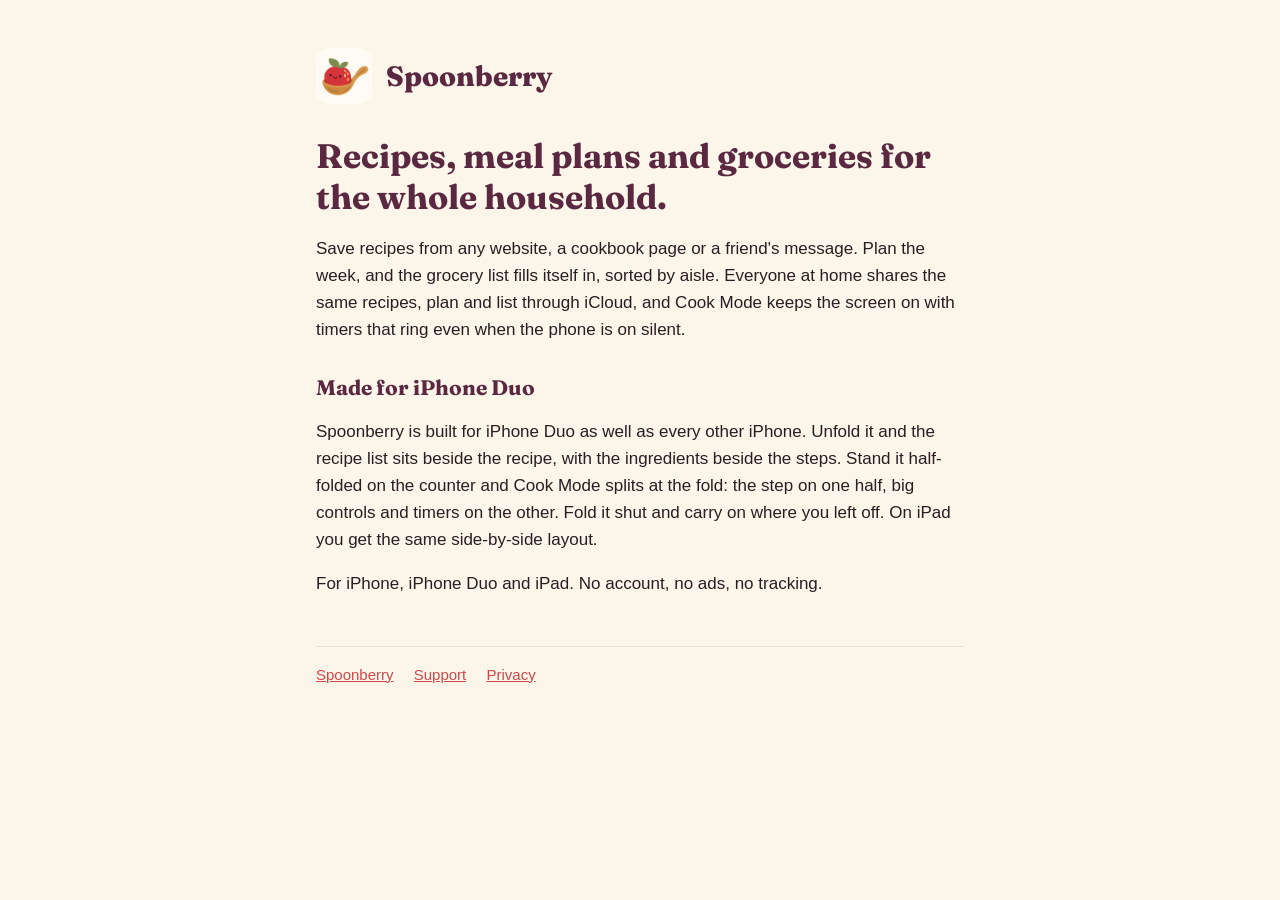
<file: index.html>
<!doctype html>
<html lang="en">
<head>
  <meta charset="utf-8">
  <meta name="viewport" content="width=device-width, initial-scale=1">
  <title>Spoonberry</title>
  <meta name="description" content="Recipes, meal plans and groceries for the whole household, made for iPhone, iPhone Duo and iPad.">
  <link rel="icon" href="icon.png">
  <link rel="preconnect" href="https://fonts.googleapis.com">
  <link href="https://fonts.googleapis.com/css2?family=Fraunces:opsz,wght,SOFT@9..144,700..800,100&display=swap" rel="stylesheet">
  <link rel="stylesheet" href="style.css">
</head>
<body>
<main>
  <header>
    <img src="icon.png" alt="">
    <a href="./">Spoonberry</a>
  </header>

  <h1>Recipes, meal plans and groceries for the whole household.</h1>
  <p>Save recipes from any website, a cookbook page or a friend's message. Plan the week, and
  the grocery list fills itself in, sorted by aisle. Everyone at home shares the same recipes,
  plan and list through iCloud, and Cook Mode keeps the screen on with timers that ring even
  when the phone is on silent.</p>

  <h2>Made for iPhone Duo</h2>
  <p>Spoonberry is built for iPhone Duo as well as every other iPhone. Unfold it and the recipe
  list sits beside the recipe, with the ingredients beside the steps. Stand it half-folded on the
  counter and Cook Mode splits at the fold: the step on one half, big controls and timers on the
  other. Fold it shut and carry on where you left off. On iPad you get the same
  side-by-side layout.</p>

  <p>For iPhone, iPhone Duo and iPad. No account, no ads, no tracking.</p>

  <nav>
    <a href="./">Spoonberry</a>
    <a href="support.html">Support</a>
    <a href="privacy.html">Privacy</a>
  </nav>
</main>
</body>
</html>
</file>
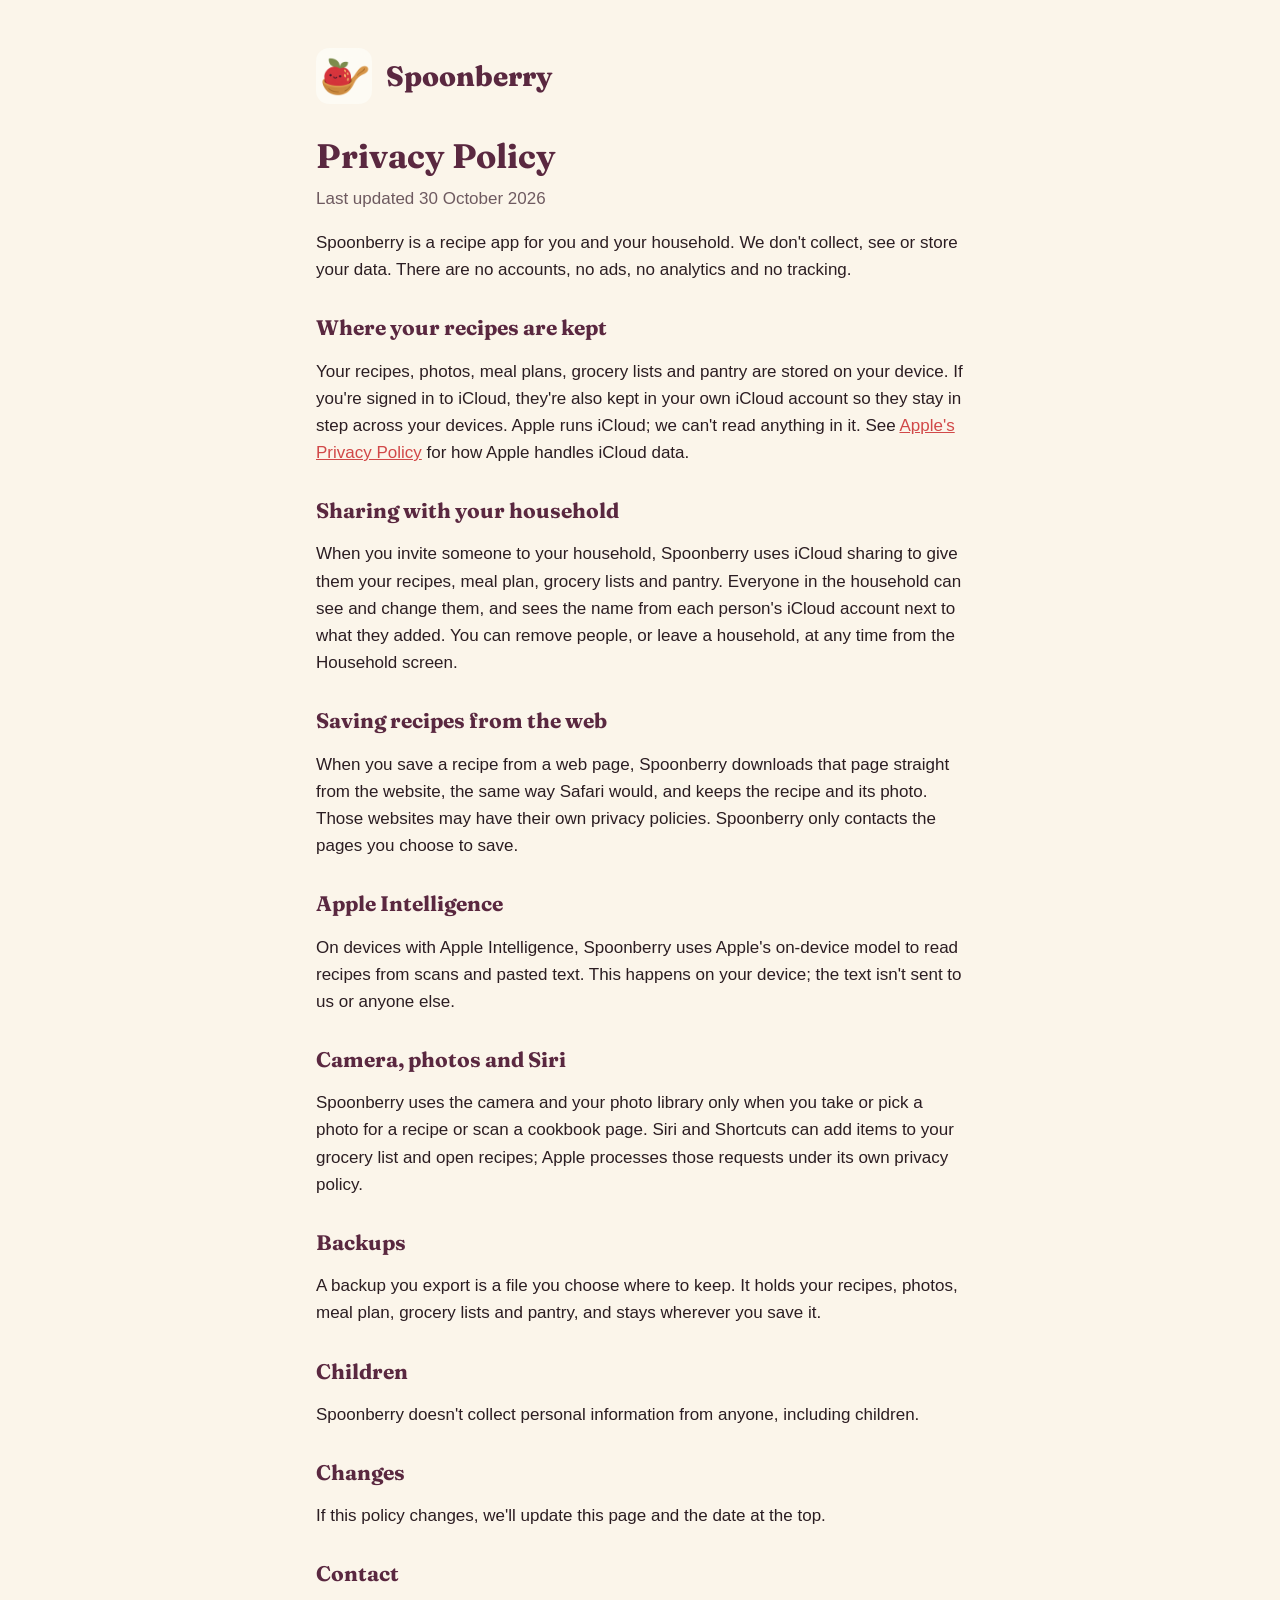
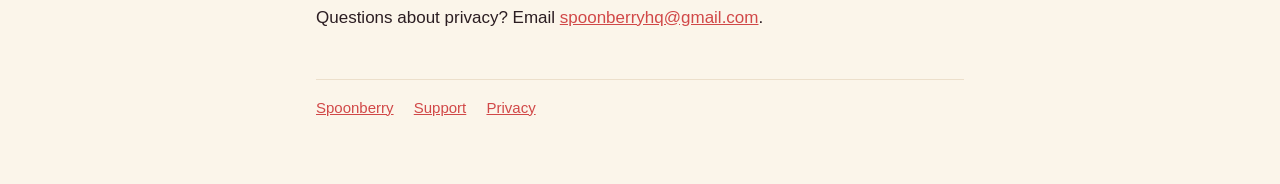
<file: privacy.html>
<!doctype html>
<html lang="en">
<head>
  <meta charset="utf-8">
  <meta name="viewport" content="width=device-width, initial-scale=1">
  <title>Spoonberry Privacy Policy</title>
  <link rel="icon" href="icon.png">
  <link rel="preconnect" href="https://fonts.googleapis.com">
  <link href="https://fonts.googleapis.com/css2?family=Fraunces:opsz,wght,SOFT@9..144,700..800,100&display=swap" rel="stylesheet">
  <link rel="stylesheet" href="style.css">
</head>
<body>
<main>
  <header>
    <img src="icon.png" alt="">
    <a href="./">Spoonberry</a>
  </header>

  <h1>Privacy Policy</h1>
  <p class="updated">Last updated 30 October 2026</p>

  <p>Spoonberry is a recipe app for you and your household. We don't collect, see or store your
  data. There are no accounts, no ads, no analytics and no tracking.</p>

  <h2>Where your recipes are kept</h2>
  <p>Your recipes, photos, meal plans, grocery lists and pantry are stored on your device. If
  you're signed in to iCloud, they're also kept in your own iCloud account so they stay in step
  across your devices. Apple runs iCloud; we can't read anything in it. See
  <a href="https://www.apple.com/legal/privacy/">Apple's Privacy Policy</a> for how Apple
  handles iCloud data.</p>

  <h2>Sharing with your household</h2>
  <p>When you invite someone to your household, Spoonberry uses iCloud sharing to give them your
  recipes, meal plan, grocery lists and pantry. Everyone in the household can see and change
  them, and sees the name from each person's iCloud account next to what they added. You can
  remove people, or leave a household, at any time from the Household screen.</p>

  <h2>Saving recipes from the web</h2>
  <p>When you save a recipe from a web page, Spoonberry downloads that page straight from the
  website, the same way Safari would, and keeps the recipe and its photo. Those websites may
  have their own privacy policies. Spoonberry only contacts the pages you choose to save.</p>

  <h2>Apple Intelligence</h2>
  <p>On devices with Apple Intelligence, Spoonberry uses Apple's on-device model to read recipes
  from scans and pasted text. This happens on your device; the text isn't sent to us or anyone
  else.</p>

  <h2>Camera, photos and Siri</h2>
  <p>Spoonberry uses the camera and your photo library only when you take or pick a photo for a
  recipe or scan a cookbook page. Siri and Shortcuts can add items to your grocery list and open
  recipes; Apple processes those requests under its own privacy policy.</p>

  <h2>Backups</h2>
  <p>A backup you export is a file you choose where to keep. It holds your recipes, photos, meal
  plan, grocery lists and pantry, and stays wherever you save it.</p>

  <h2>Children</h2>
  <p>Spoonberry doesn't collect personal information from anyone, including children.</p>

  <h2>Changes</h2>
  <p>If this policy changes, we'll update this page and the date at the top.</p>

  <h2>Contact</h2>
  <p>Questions about privacy? Email <a href="mailto:spoonberryhq@gmail.com">spoonberryhq@gmail.com</a>.</p>

  <nav>
    <a href="./">Spoonberry</a>
    <a href="support.html">Support</a>
    <a href="privacy.html">Privacy</a>
  </nav>
</main>
</body>
</html>
</file>
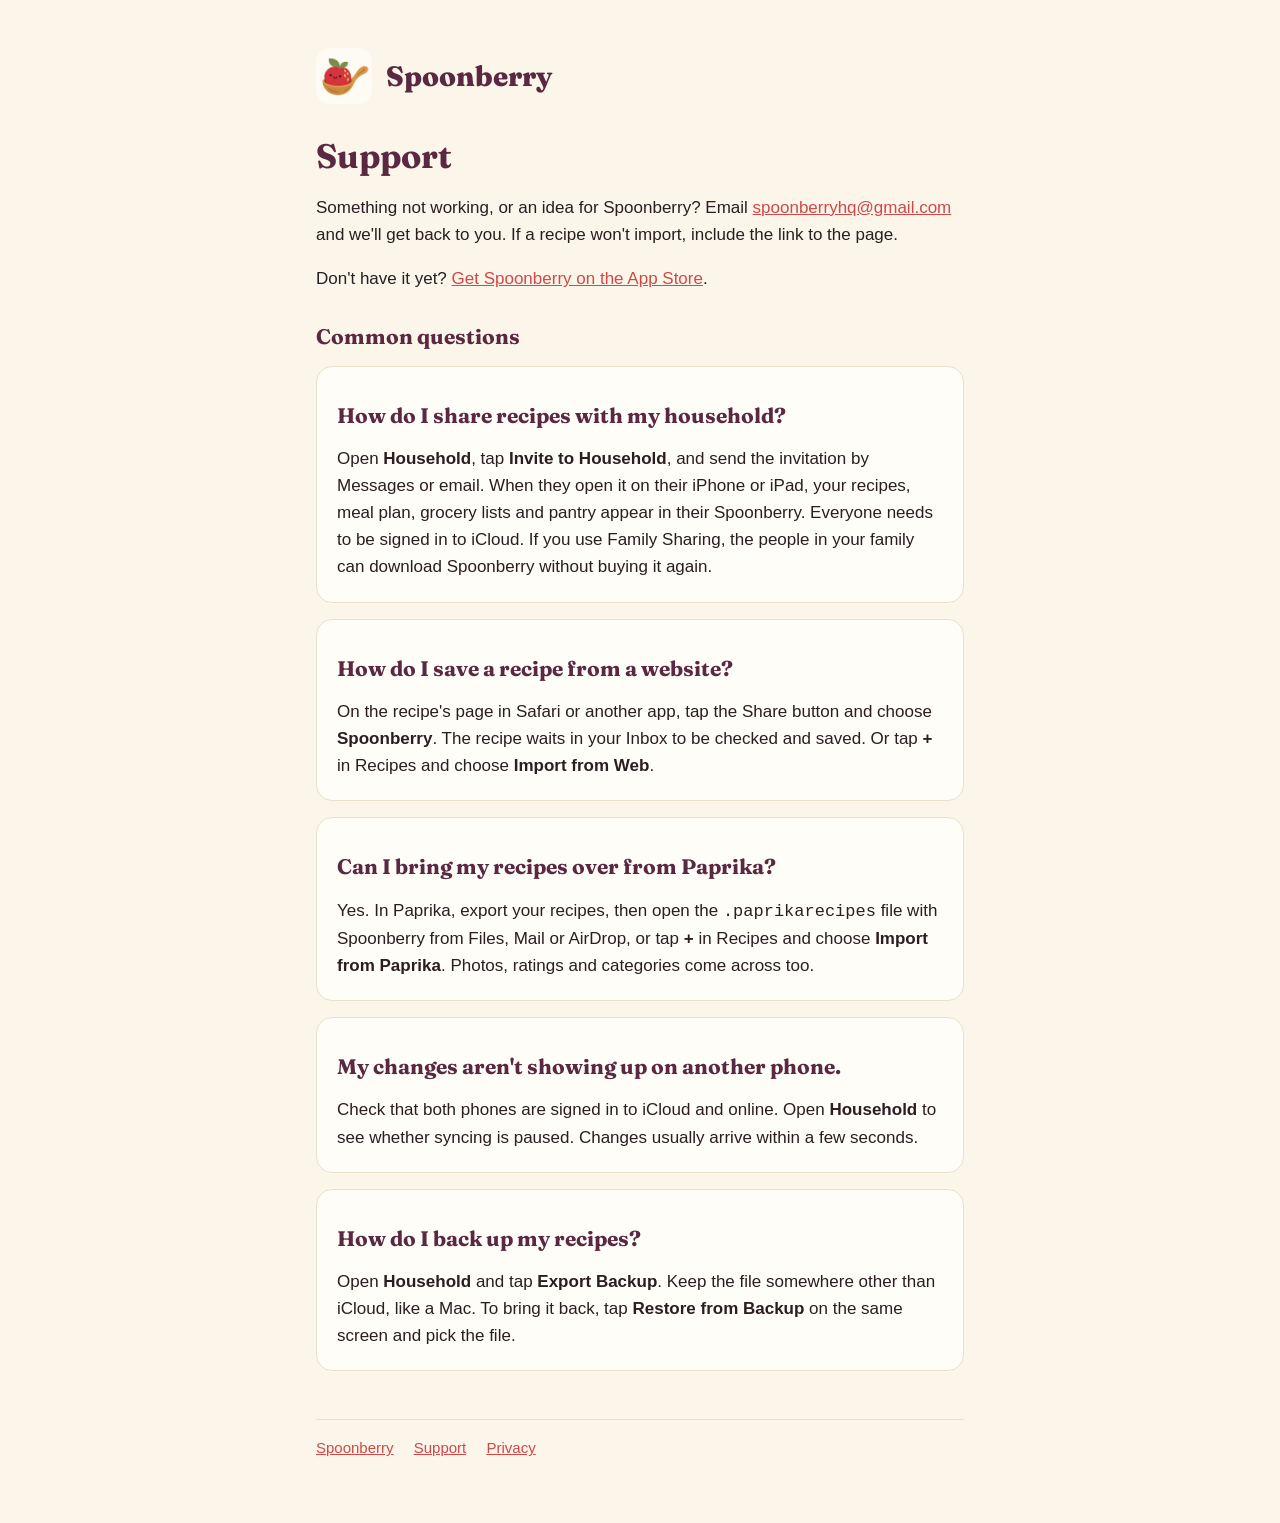
<file: support.html>
<!doctype html>
<html lang="en">
<head>
  <meta charset="utf-8">
  <meta name="viewport" content="width=device-width, initial-scale=1">
  <title>Spoonberry Support</title>
  <link rel="icon" href="icon.png">
  <link rel="preconnect" href="https://fonts.googleapis.com">
  <link href="https://fonts.googleapis.com/css2?family=Fraunces:opsz,wght,SOFT@9..144,700..800,100&display=swap" rel="stylesheet">
  <link rel="stylesheet" href="style.css">
</head>
<body>
<main>
  <header>
    <img src="icon.png" alt="">
    <a href="./">Spoonberry</a>
  </header>

  <h1>Support</h1>
  <p>Something not working, or an idea for Spoonberry? Email
  <a href="mailto:spoonberryhq@gmail.com">spoonberryhq@gmail.com</a> and we'll get back to you. If a recipe
  won't import, include the link to the page.</p>
  <p>Don't have it yet? <a href="https://apps.apple.com/app/apple-store/id6827819937?pt=129677352&amp;ct=site&amp;mt=8">Get Spoonberry on the App Store</a>.</p>

  <h2>Common questions</h2>

  <div class="card">
    <h2>How do I share recipes with my household?</h2>
    <p>Open <strong>Household</strong>, tap <strong>Invite to Household</strong>, and send the
    invitation by Messages or email. When they open it on their iPhone or iPad, your recipes, meal plan,
    grocery lists and pantry appear in their Spoonberry. Everyone needs to be signed in to
    iCloud. If you use Family Sharing, the people in your family can download Spoonberry without
    buying it again.</p>
  </div>

  <div class="card">
    <h2>How do I save a recipe from a website?</h2>
    <p>On the recipe's page in Safari or another app, tap the Share button and choose
    <strong>Spoonberry</strong>. The recipe waits in your Inbox to be checked and saved. Or tap
    <strong>+</strong> in Recipes and choose <strong>Import from Web</strong>.</p>
  </div>

  <div class="card">
    <h2>Can I bring my recipes over from Paprika?</h2>
    <p>Yes. In Paprika, export your recipes, then open the <code>.paprikarecipes</code> file with
    Spoonberry from Files, Mail or AirDrop, or tap <strong>+</strong> in Recipes and choose
    <strong>Import from Paprika</strong>. Photos, ratings and categories come across too.</p>
  </div>

  <div class="card">
    <h2>My changes aren't showing up on another phone.</h2>
    <p>Check that both phones are signed in to iCloud and online. Open <strong>Household</strong>
    to see whether syncing is paused. Changes usually arrive within a few seconds.</p>
  </div>

  <div class="card">
    <h2>How do I back up my recipes?</h2>
    <p>Open <strong>Household</strong> and tap <strong>Export Backup</strong>. Keep the file
    somewhere other than iCloud, like a Mac. To bring it back, tap <strong>Restore from
    Backup</strong> on the same screen and pick the file.</p>
  </div>

  <nav>
    <a href="./">Spoonberry</a>
    <a href="support.html">Support</a>
    <a href="privacy.html">Privacy</a>
  </nav>
</main>
</body>
</html>
</file>
<file: style.css>
:root {
  --berry: #d14848;
  --plum: #5a2840;
  --cream: #fbf5ea;
  --card: #fffdf8;
  --wood: #93602a;
  --text: #2b1d22;
  --muted: #6e5a60;
  --line: #ecdfcb;
}

@media (prefers-color-scheme: dark) {
  :root {
    --berry: #f29a92;
    --plum: #f6e7d6;
    --cream: #1b1215;
    --card: #281b20;
    --wood: #e2ae6a;
    --text: #f3e9e2;
    --muted: #bba7ad;
    --line: #3d2a31;
  }
}

* { box-sizing: border-box; }

body {
  margin: 0;
  background: var(--cream);
  color: var(--text);
  font: 17px/1.6 -apple-system, BlinkMacSystemFont, "Segoe UI", Roboto, sans-serif;
}

main {
  max-width: 680px;
  margin: 0 auto;
  padding: 48px 16px 64px;
}

header {
  display: flex;
  align-items: center;
  gap: 14px;
  margin-bottom: 32px;
}

header img {
  width: 56px;
  height: 56px;
  border-radius: 13px;
}

header a {
  color: var(--plum);
  text-decoration: none;
  font: 800 28px/1 "Fraunces", Georgia, serif;
}

h1, h2 {
  color: var(--plum);
  font-family: "Fraunces", Georgia, serif;
  line-height: 1.2;
}

h1 { font-size: 34px; margin: 0 0 8px; }
h2 { font-size: 21px; margin: 32px 0 8px; }

a { color: var(--berry); }

.updated { color: var(--muted); margin-top: 0; }

.card {
  background: var(--card);
  border: 1px solid var(--line);
  border-radius: 16px;
  padding: 4px 20px;
  margin: 16px 0;
}

nav {
  margin-top: 48px;
  padding-top: 16px;
  border-top: 1px solid var(--line);
  color: var(--muted);
  font-size: 15px;
}

nav a { margin-right: 16px; }
</file>
